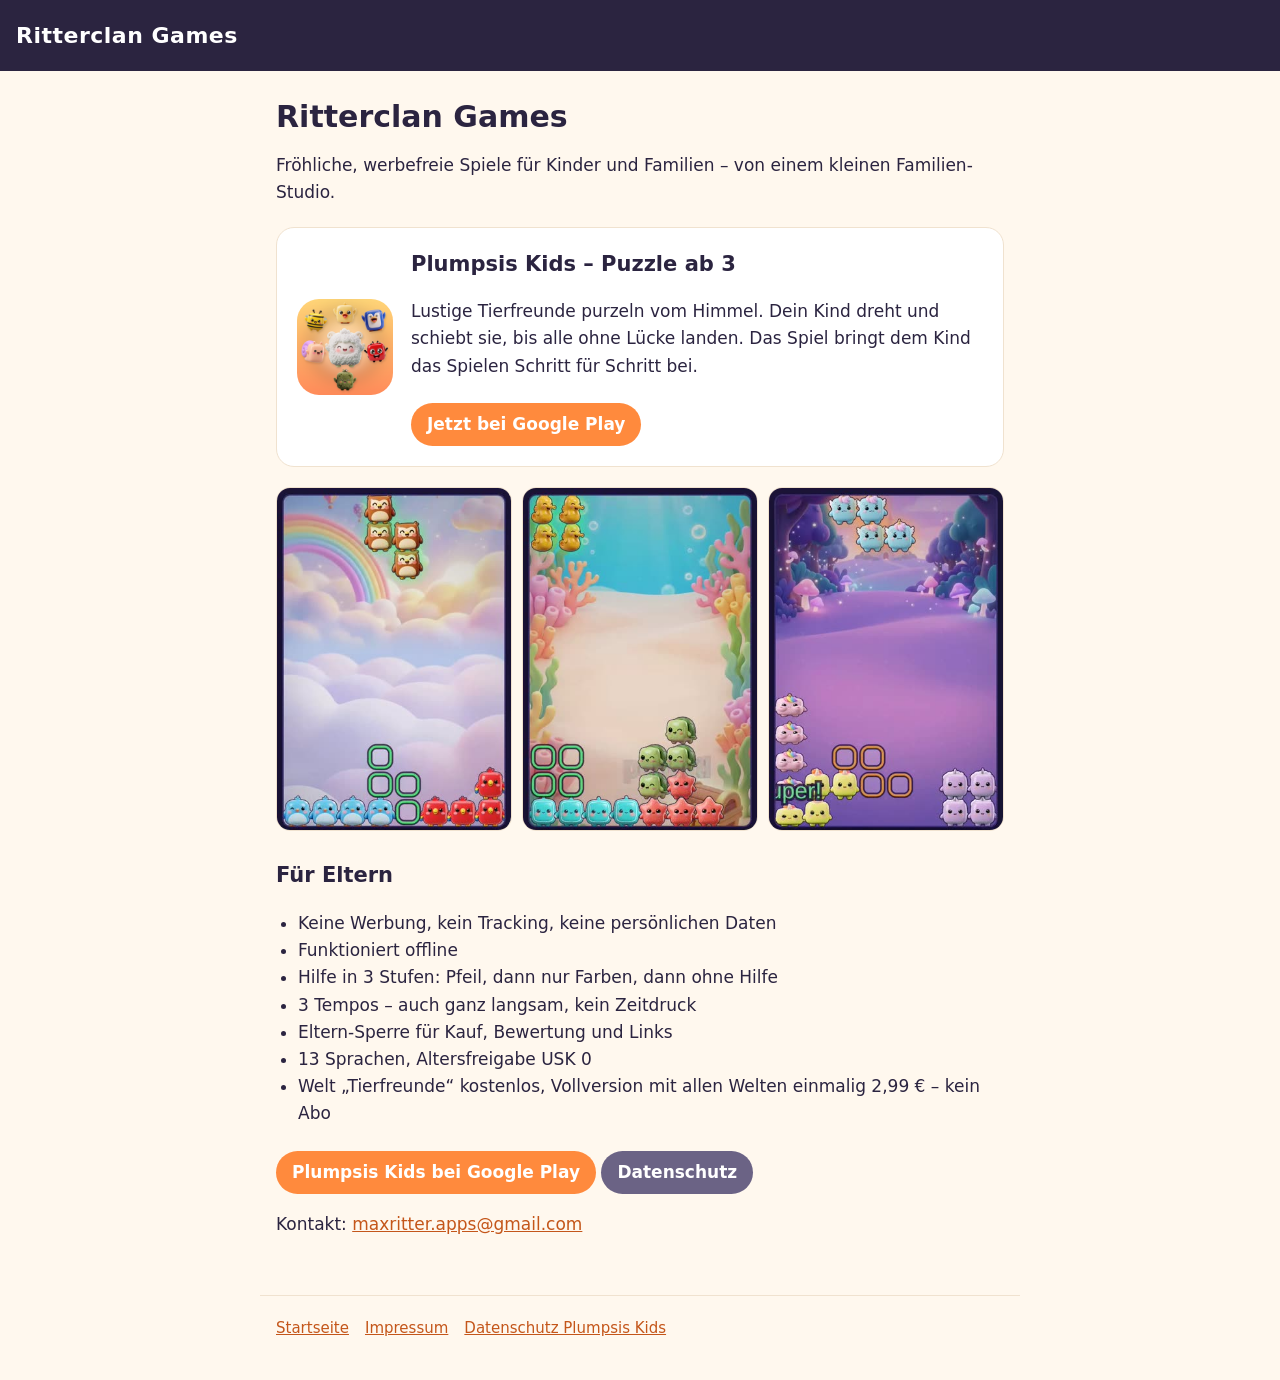
<file: index.html>
<!doctype html>
<html lang="de"><head><meta charset="utf-8"><meta name="viewport" content="width=device-width,initial-scale=1"><title>Ritterclan Games – Plumpsis Kids</title><meta name="description" content="Plumpsis Kids – ruhiges Puzzle-Spiel für Kinder ab 3 Jahren. Ohne Werbung, ohne Tracking, offline. Jetzt bei Google Play."><link rel="stylesheet" href="/style.css"><link rel="icon" href="/plumpsis-icon.png"></head><body><header><a href="/">Ritterclan Games</a></header><main>
<h1>Ritterclan Games</h1>
<p>Fröhliche, werbefreie Spiele für Kinder und Familien – von einem kleinen Familien-Studio.</p>
<div class="card"><img src="/plumpsis-icon.png" alt="Plumpsis Kids App-Symbol"><div>
<h2>Plumpsis Kids – Puzzle ab 3</h2>
<p>Lustige Tierfreunde purzeln vom Himmel. Dein Kind dreht und schiebt sie, bis alle ohne Lücke landen. Das Spiel bringt dem Kind das Spielen Schritt für Schritt bei.</p>
<a class="btn" href="https://play.google.com/store/apps/details?id=de.plumpsis.kids">Jetzt bei Google Play</a>
</div></div>
<div class="shots"><img src="/shot-luft.jpg" alt="Welt Flugschule"><img src="/shot-wasser.jpg" alt="Welt Tauchgang"><img src="/shot-einhorn.jpg" alt="Welt Einhorn-Zauber"></div>
<h2>Für Eltern</h2>
<ul>
<li>Keine Werbung, kein Tracking, keine persönlichen Daten</li>
<li>Funktioniert offline</li>
<li>Hilfe in 3 Stufen: Pfeil, dann nur Farben, dann ohne Hilfe</li>
<li>3 Tempos – auch ganz langsam, kein Zeitdruck</li>
<li>Eltern-Sperre für Kauf, Bewertung und Links</li>
<li>13 Sprachen, Altersfreigabe USK 0</li>
<li>Welt „Tierfreunde“ kostenlos, Vollversion mit allen Welten einmalig 2,99 € – kein Abo</li>
</ul>
<p><a class="btn" href="https://play.google.com/store/apps/details?id=de.plumpsis.kids">Plumpsis Kids bei Google Play</a> <a class="btn btn2" href="/datenschutz-plumpsis-kids">Datenschutz</a></p>
<p>Kontakt: <a href="mailto:maxritter.apps@gmail.com">maxritter.apps@gmail.com</a></p>
</main>
<footer><a href="/">Startseite</a><a href="/impressum">Impressum</a><a href="/datenschutz-plumpsis-kids">Datenschutz Plumpsis Kids</a></footer></body></html>
</file>
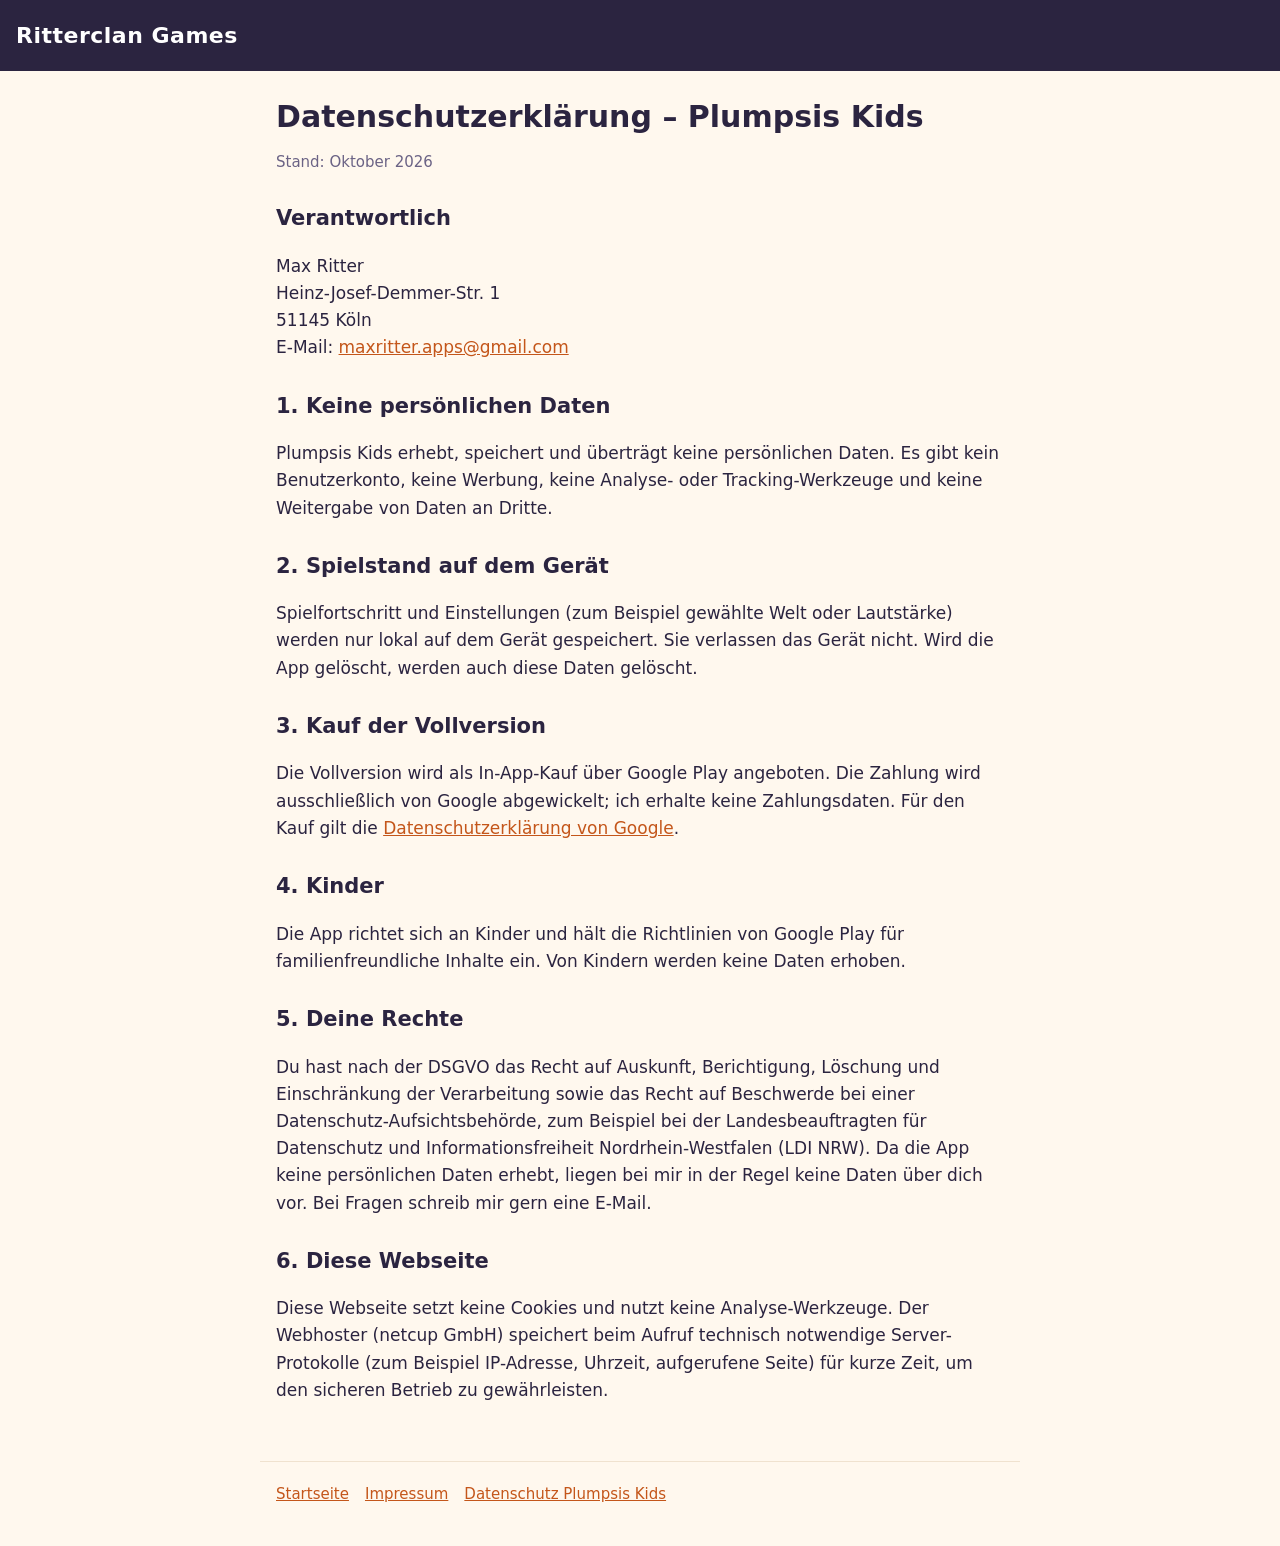
<file: datenschutz-plumpsis-kids.html>
<!doctype html>
<html lang="de"><head><meta charset="utf-8"><meta name="viewport" content="width=device-width,initial-scale=1"><title>Datenschutzerklärung – Plumpsis Kids</title><link rel="stylesheet" href="/style.css"><link rel="icon" href="/plumpsis-kids-icon.png"></head><body><header><a href="/">Ritterclan Games</a></header><main>
<h1>Datenschutzerklärung – Plumpsis Kids</h1>
<p class="muted">Stand: Oktober 2026</p>
<h2>Verantwortlich</h2>
<p>Max Ritter<br>Heinz-Josef-Demmer-Str. 1<br>51145 Köln<br>E-Mail: <a href="mailto:maxritter.apps@gmail.com">maxritter.apps@gmail.com</a></p>
<h2>1. Keine persönlichen Daten</h2>
<p>Plumpsis Kids erhebt, speichert und überträgt keine persönlichen Daten. Es gibt kein Benutzerkonto, keine Werbung, keine Analyse- oder Tracking-Werkzeuge und keine Weitergabe von Daten an Dritte.</p>
<h2>2. Spielstand auf dem Gerät</h2>
<p>Spielfortschritt und Einstellungen (zum Beispiel gewählte Welt oder Lautstärke) werden nur lokal auf dem Gerät gespeichert. Sie verlassen das Gerät nicht. Wird die App gelöscht, werden auch diese Daten gelöscht.</p>
<h2>3. Kauf der Vollversion</h2>
<p>Die Vollversion wird als In-App-Kauf über Google Play angeboten. Die Zahlung wird ausschließlich von Google abgewickelt; ich erhalte keine Zahlungsdaten. Für den Kauf gilt die <a href="https://policies.google.com/privacy?hl=de">Datenschutzerklärung von Google</a>.</p>
<h2>4. Kinder</h2>
<p>Die App richtet sich an Kinder und hält die Richtlinien von Google Play für familienfreundliche Inhalte ein. Von Kindern werden keine Daten erhoben.</p>
<h2>5. Deine Rechte</h2>
<p>Du hast nach der DSGVO das Recht auf Auskunft, Berichtigung, Löschung und Einschränkung der Verarbeitung sowie das Recht auf Beschwerde bei einer Datenschutz-Aufsichtsbehörde, zum Beispiel bei der Landesbeauftragten für Datenschutz und Informationsfreiheit Nordrhein-Westfalen (LDI NRW). Da die App keine persönlichen Daten erhebt, liegen bei mir in der Regel keine Daten über dich vor. Bei Fragen schreib mir gern eine E-Mail.</p>
<h2>6. Diese Webseite</h2>
<p>Diese Webseite setzt keine Cookies und nutzt keine Analyse-Werkzeuge. Der Webhoster (netcup GmbH) speichert beim Aufruf technisch notwendige Server-Protokolle (zum Beispiel IP-Adresse, Uhrzeit, aufgerufene Seite) für kurze Zeit, um den sicheren Betrieb zu gewährleisten.</p>
</main>
<footer><a href="/">Startseite</a><a href="/impressum">Impressum</a><a href="/datenschutz-plumpsis-kids">Datenschutz Plumpsis Kids</a></footer></body></html>
</file>
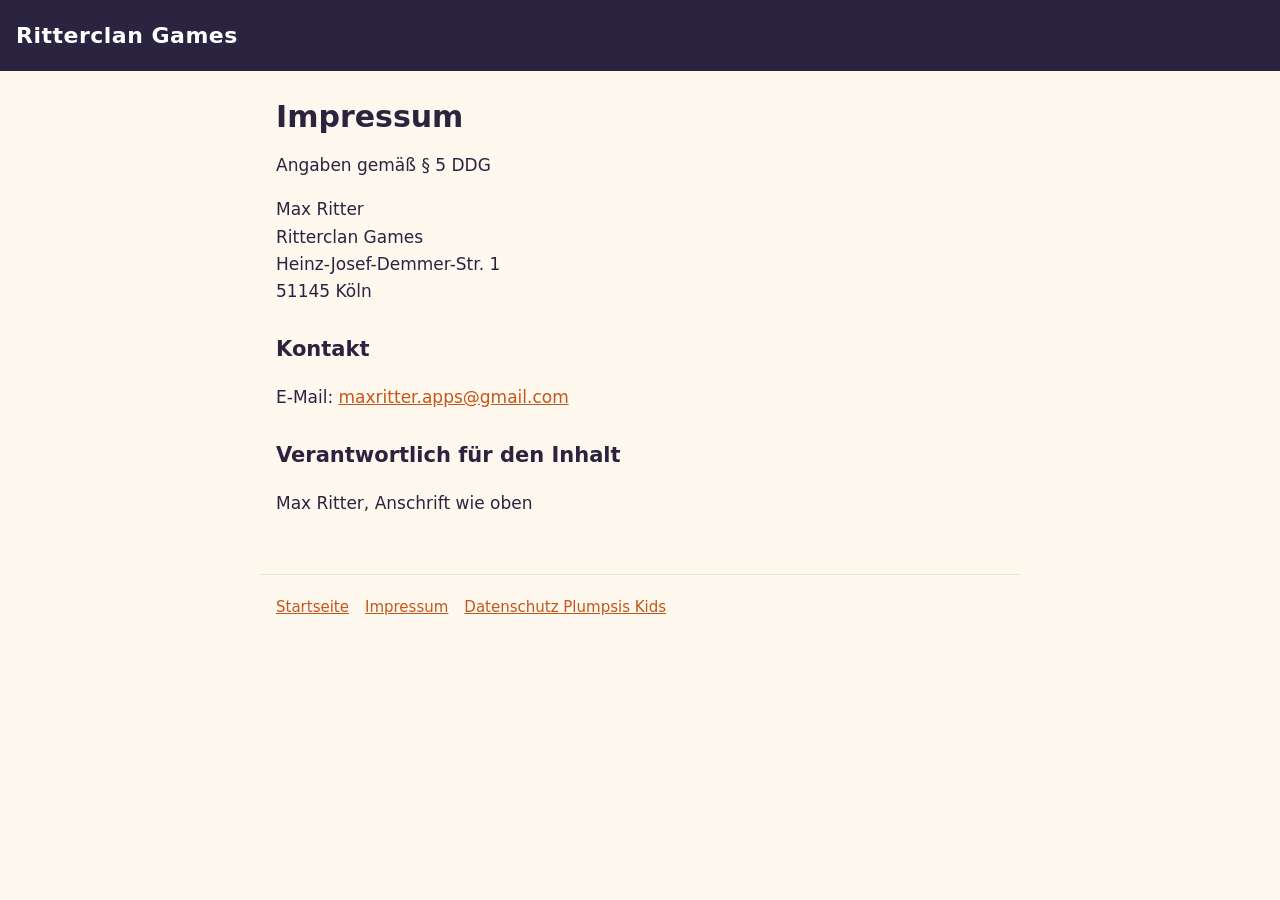
<file: impressum.html>
<!doctype html>
<html lang="de"><head><meta charset="utf-8"><meta name="viewport" content="width=device-width,initial-scale=1"><title>Impressum – Ritterclan Games</title><link rel="stylesheet" href="/style.css"><link rel="icon" href="/plumpsis-kids-icon.png"></head><body><header><a href="/">Ritterclan Games</a></header><main>
<h1>Impressum</h1>
<p>Angaben gemäß § 5 DDG</p>
<p>Max Ritter<br>Ritterclan Games<br>Heinz-Josef-Demmer-Str. 1<br>51145 Köln</p>
<h2>Kontakt</h2>
<p>E-Mail: <a href="mailto:maxritter.apps@gmail.com">maxritter.apps@gmail.com</a></p>
<h2>Verantwortlich für den Inhalt</h2>
<p>Max Ritter, Anschrift wie oben</p>
</main>
<footer><a href="/">Startseite</a><a href="/impressum">Impressum</a><a href="/datenschutz-plumpsis-kids">Datenschutz Plumpsis Kids</a></footer></body></html>
</file>
<file: style.css>
:root{--bg:#fff8ee;--card:#ffffff;--text:#2b2440;--muted:#6b6385;--accent:#ff8a3d;--line:#f0e2cf}
*{box-sizing:border-box}
body{margin:0;background:var(--bg);color:var(--text);font:17px/1.6 system-ui,"Segoe UI",Roboto,sans-serif}
header{background:#2b2440;color:#fff;padding:18px 16px}
header a{color:#fff;text-decoration:none;font-weight:800;font-size:22px;letter-spacing:.5px}
main{max-width:760px;margin:0 auto;padding:28px 16px 40px}
h1{font-size:30px;line-height:1.2;margin:0 0 12px}
h2{font-size:21px;margin:28px 0 6px}
.card{background:var(--card);border:1px solid var(--line);border-radius:18px;padding:20px;display:flex;gap:18px;align-items:center;margin:20px 0}
.card img{width:96px;height:96px;border-radius:22px;flex:none}
.card h2{margin:0 0 4px}
.btn{display:inline-block;background:var(--accent);color:#fff;border-radius:999px;padding:8px 16px;text-decoration:none;font-weight:700;margin-top:6px}
.btn2{background:#6b6385}
.shots{display:flex;gap:10px;margin:8px 0 4px}
.shots img{flex:1;min-width:0;width:33%;border-radius:14px;border:1px solid var(--line)}
ul{padding-left:22px}
a{color:#c4561a}
.muted{color:var(--muted);font-size:15px}
footer{max-width:760px;margin:0 auto;padding:20px 16px 40px;border-top:1px solid var(--line);font-size:15px}
footer a{margin-right:16px}
@media(max-width:520px){.card{flex-direction:column;text-align:center}}
</file>
